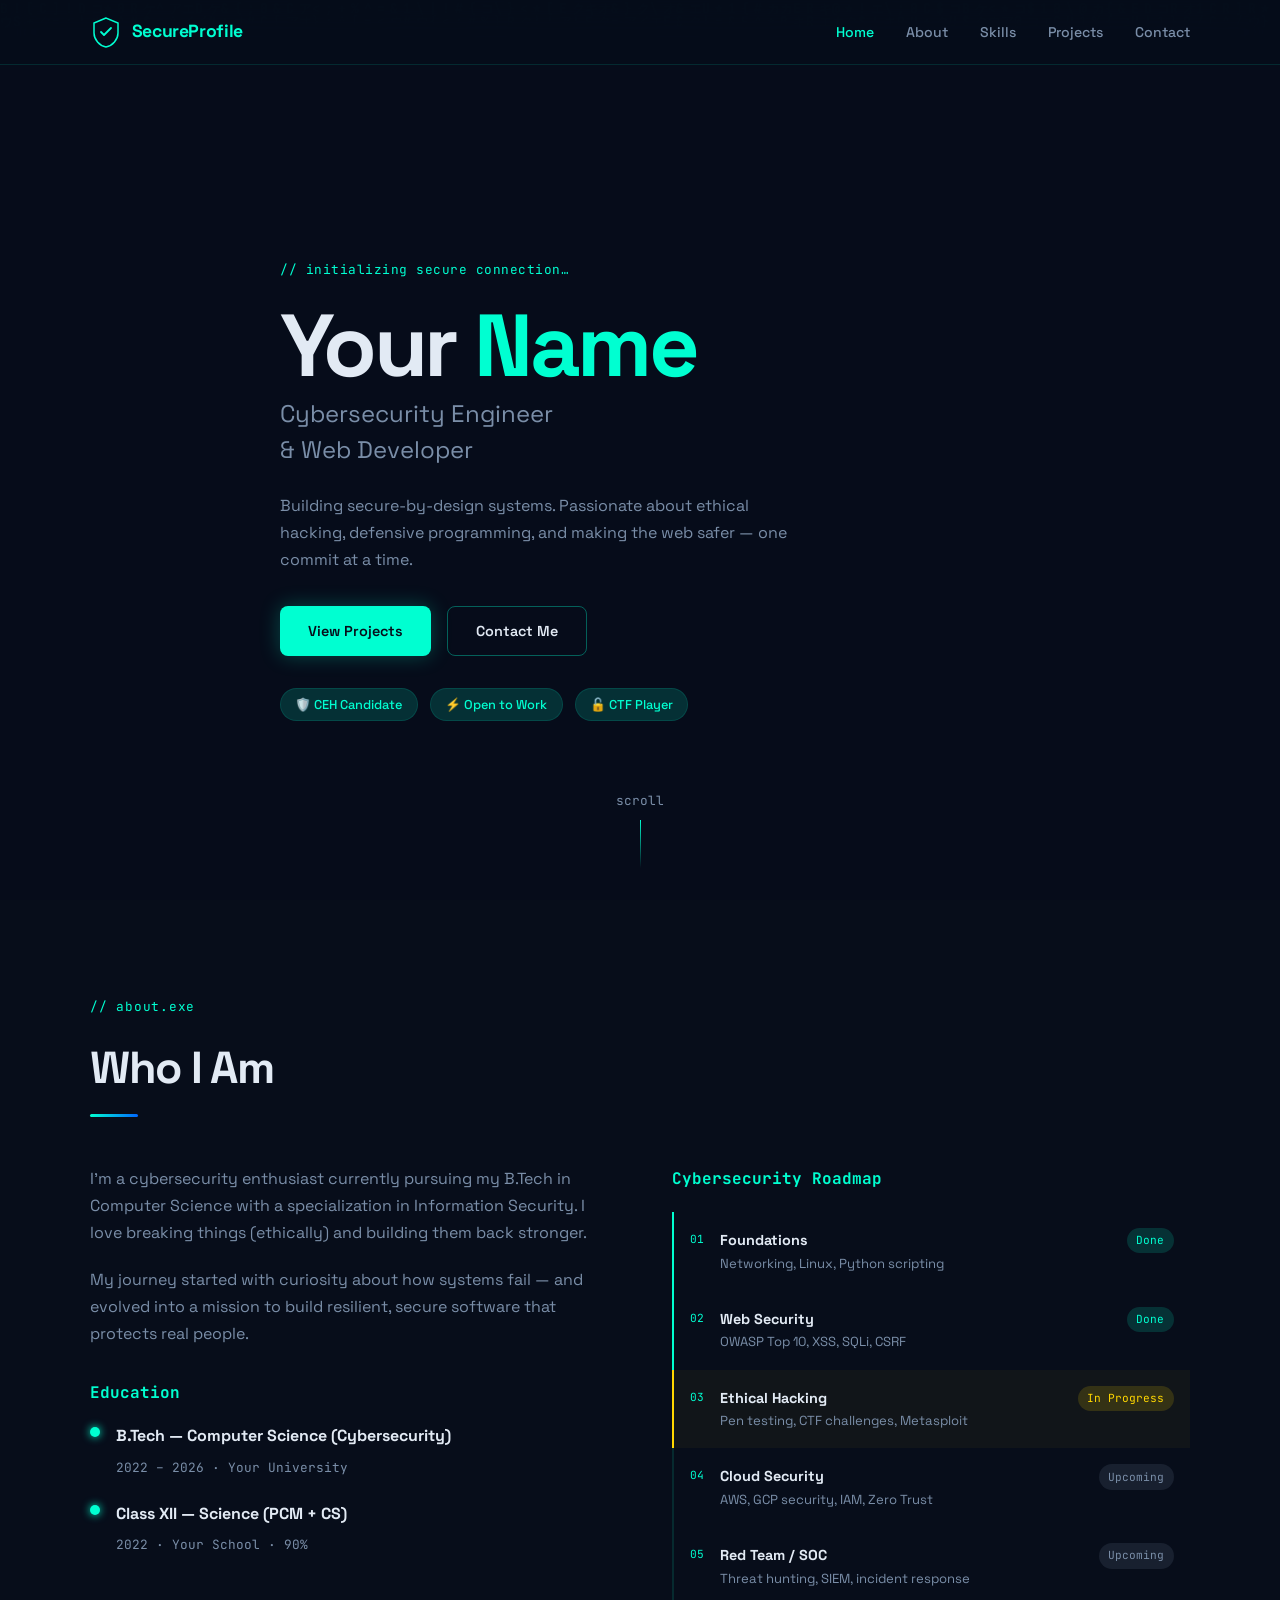
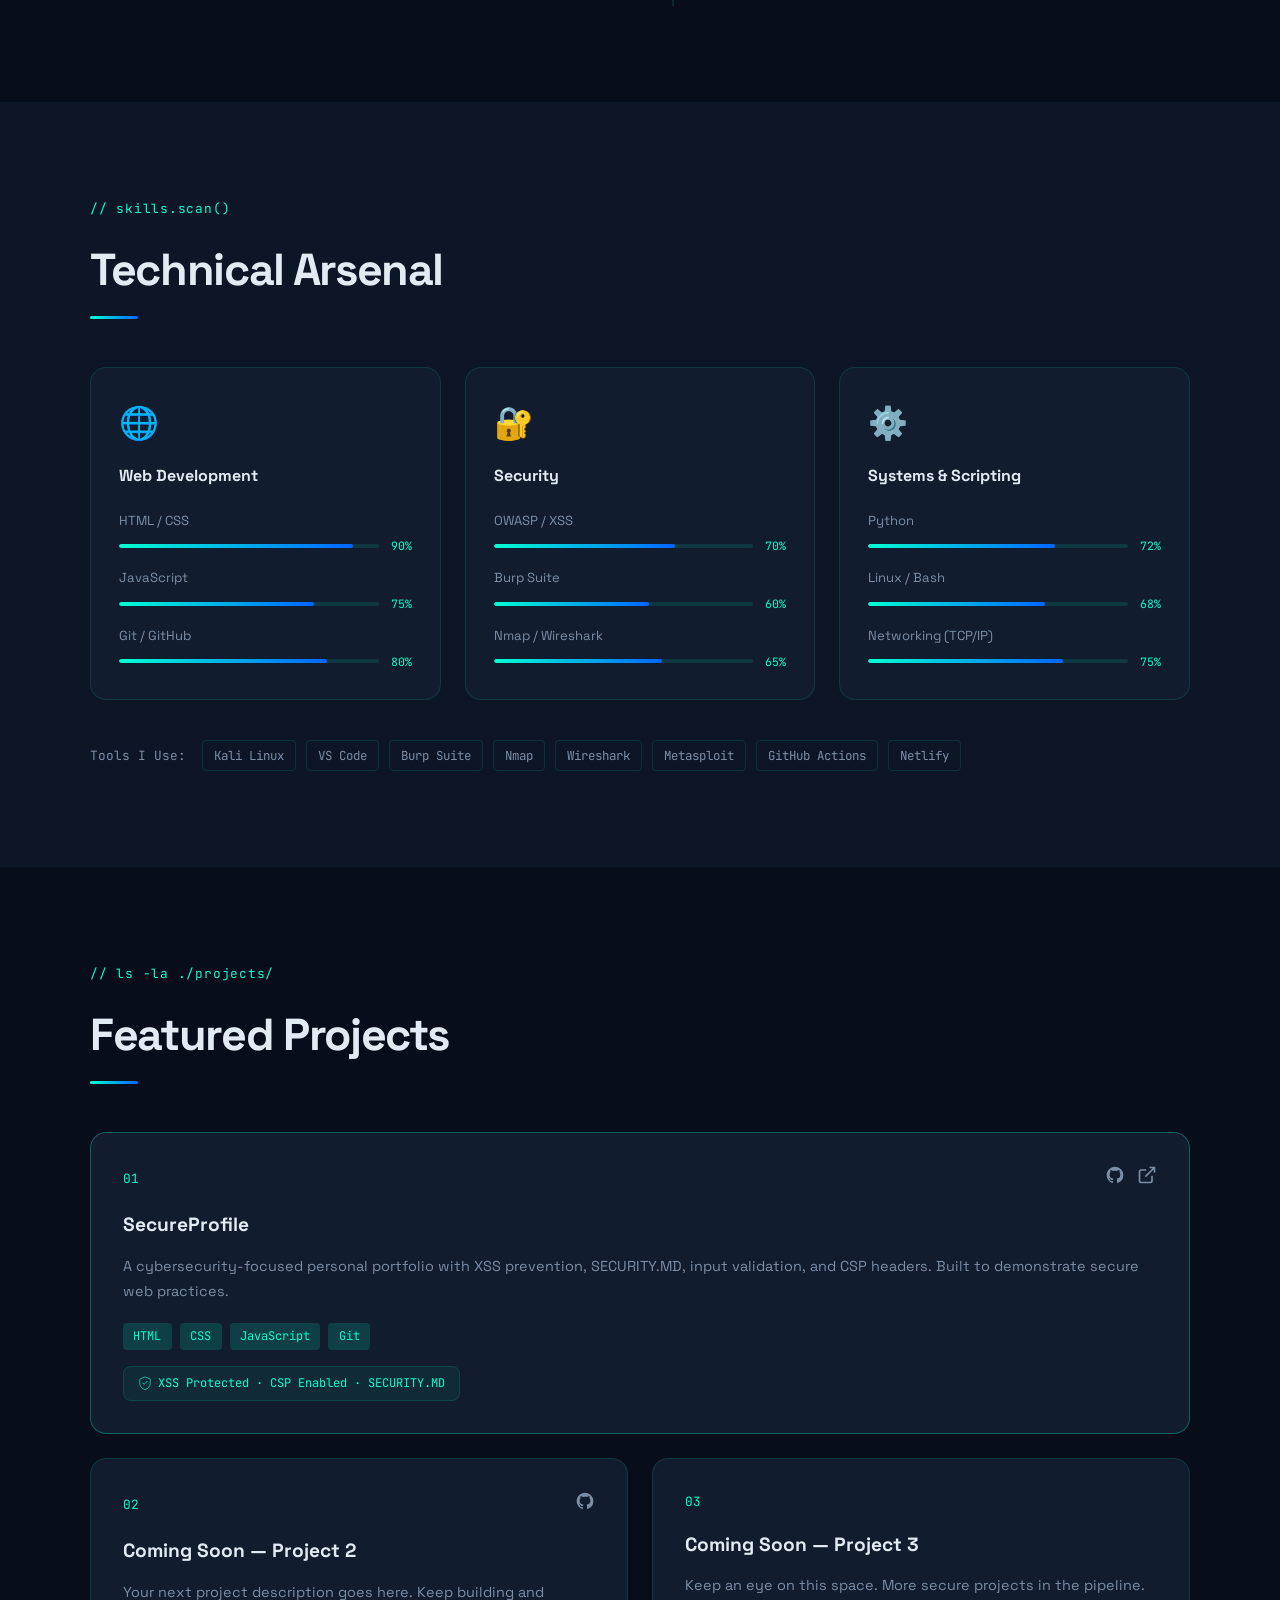
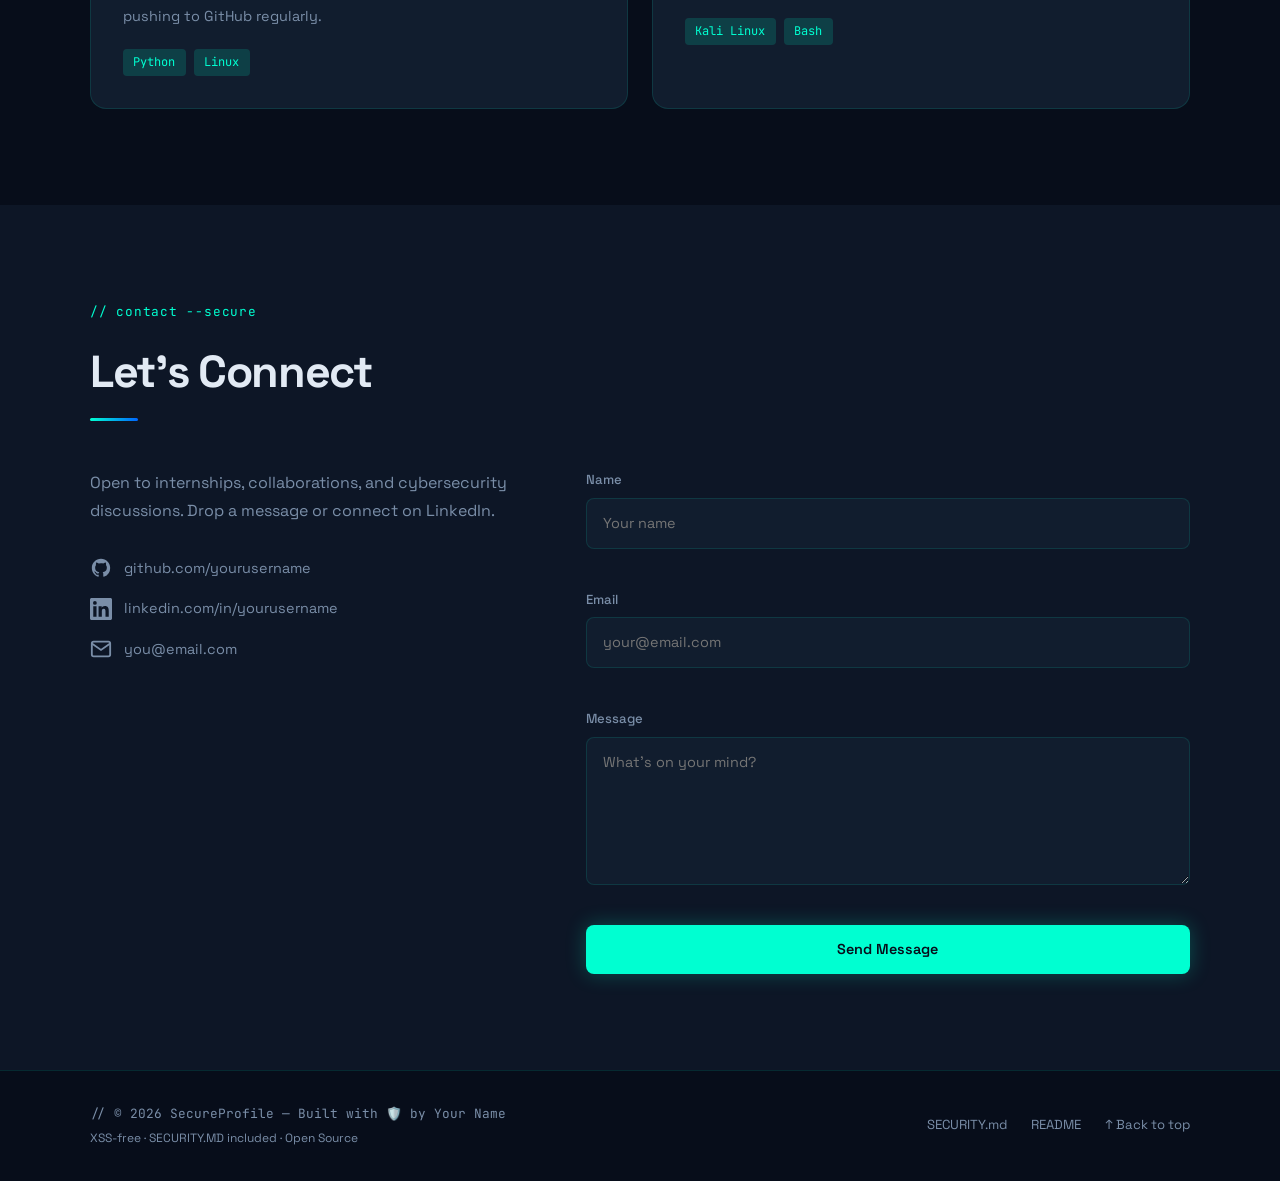
<file: index.html>
<!DOCTYPE html>
<html lang="en">
<head>
  <meta charset="UTF-8" />
  <meta name="viewport" content="width=device-width, initial-scale=1.0" />
  <title>SecureProfile | Cybersecurity Portfolio</title>
  <meta name="description" content="Personal cybersecurity portfolio – SecureProfile by Cybrexa." />
  <link rel="stylesheet" href="style.css" />
  <link rel="preconnect" href="https://fonts.googleapis.com" />
  <link href="https://fonts.googleapis.com/css2?family=Space+Grotesk:wght@300;400;500;600;700&family=JetBrains+Mono:wght@400;600&display=swap" rel="stylesheet" />
</head>
<body>

  <!-- ── NAV ─────────────────────────────────────────── -->
  <nav class="nav" id="nav">
    <div class="nav__inner container">
      <a href="#home" class="nav__logo">
        <svg width="32" height="32" viewBox="0 0 32 32" fill="none" xmlns="http://www.w3.org/2000/svg">
          <path d="M16 2L4 7V17C4 23.6 9.4 29.6 16 31C22.6 29.6 28 23.6 28 17V7L16 2Z" fill="none" stroke="#00FFD1" stroke-width="1.5"/>
          <path d="M11 16l3 3 7-7" stroke="#00FFD1" stroke-width="1.8" stroke-linecap="round" stroke-linejoin="round"/>
        </svg>
        <span>SecureProfile</span>
      </a>
      <ul class="nav__links">
        <li><a href="#home">Home</a></li>
        <li><a href="#about">About</a></li>
        <li><a href="#skills">Skills</a></li>
        <li><a href="#projects">Projects</a></li>
        <li><a href="#contact">Contact</a></li>
      </ul>
      <button class="hamburger" id="hamburger" aria-label="Toggle menu">
        <span></span><span></span><span></span>
      </button>
    </div>
  </nav>

  <!-- ── HERO ────────────────────────────────────────── -->
  <section class="hero" id="home">
    <canvas id="matrix-canvas"></canvas>
    <div class="hero__content container">
      <p class="hero__eyebrow mono">// initializing secure connection…</p>
      <h1 class="hero__name">Your <span class="accent">Name</span></h1>
      <h2 class="hero__title">Cybersecurity Engineer<br/>& Web Developer</h2>
      <p class="hero__bio">
        Building secure-by-design systems. Passionate about ethical hacking,
        defensive programming, and making the web safer — one commit at a time.
      </p>
      <div class="hero__cta">
        <a href="#projects" class="btn btn--primary">View Projects</a>
        <a href="#contact" class="btn btn--ghost">Contact Me</a>
      </div>
      <div class="hero__badges">
        <span class="badge">🛡️ CEH Candidate</span>
        <span class="badge">⚡ Open to Work</span>
        <span class="badge">🔓 CTF Player</span>
      </div>
    </div>
    <div class="hero__scroll-hint">
      <span class="mono">scroll</span>
      <div class="scroll-line"></div>
    </div>
  </section>

  <!-- ── ABOUT ───────────────────────────────────────── -->
  <section class="section about" id="about">
    <div class="container">
      <p class="section__eyebrow mono">// about.exe</p>
      <h2 class="section__title">Who I Am</h2>
      <div class="about__grid">
        <div class="about__text">
          <p>
            I'm a cybersecurity enthusiast currently pursuing my B.Tech in Computer Science
            with a specialization in Information Security. I love breaking things (ethically)
            and building them back stronger.
          </p>
          <p>
            My journey started with curiosity about how systems fail — and evolved into a
            mission to build resilient, secure software that protects real people.
          </p>
          <div class="about__education">
            <h3>Education</h3>
            <div class="edu-item">
              <div class="edu-item__dot"></div>
              <div>
                <strong>B.Tech — Computer Science (Cybersecurity)</strong>
                <span class="mono">2022 – 2026 · Your University</span>
              </div>
            </div>
            <div class="edu-item">
              <div class="edu-item__dot"></div>
              <div>
                <strong>Class XII — Science (PCM + CS)</strong>
                <span class="mono">2022 · Your School · 90%</span>
              </div>
            </div>
          </div>
        </div>
        <div class="about__roadmap">
          <h3>Cybersecurity Roadmap</h3>
          <div class="roadmap">
            <div class="roadmap__phase active">
              <span class="roadmap__num">01</span>
              <div>
                <strong>Foundations</strong>
                <p>Networking, Linux, Python scripting</p>
              </div>
              <span class="roadmap__tag done">Done</span>
            </div>
            <div class="roadmap__phase active">
              <span class="roadmap__num">02</span>
              <div>
                <strong>Web Security</strong>
                <p>OWASP Top 10, XSS, SQLi, CSRF</p>
              </div>
              <span class="roadmap__tag done">Done</span>
            </div>
            <div class="roadmap__phase current">
              <span class="roadmap__num">03</span>
              <div>
                <strong>Ethical Hacking</strong>
                <p>Pen testing, CTF challenges, Metasploit</p>
              </div>
              <span class="roadmap__tag inprogress">In Progress</span>
            </div>
            <div class="roadmap__phase">
              <span class="roadmap__num">04</span>
              <div>
                <strong>Cloud Security</strong>
                <p>AWS, GCP security, IAM, Zero Trust</p>
              </div>
              <span class="roadmap__tag upcoming">Upcoming</span>
            </div>
            <div class="roadmap__phase">
              <span class="roadmap__num">05</span>
              <div>
                <strong>Red Team / SOC</strong>
                <p>Threat hunting, SIEM, incident response</p>
              </div>
              <span class="roadmap__tag upcoming">Upcoming</span>
            </div>
          </div>
        </div>
      </div>
    </div>
  </section>

  <!-- ── SKILLS ──────────────────────────────────────── -->
  <section class="section skills" id="skills">
    <div class="container">
      <p class="section__eyebrow mono">// skills.scan()</p>
      <h2 class="section__title">Technical Arsenal</h2>
      <div class="skills__grid">

        <div class="skill-card">
          <div class="skill-card__icon">🌐</div>
          <h3>Web Development</h3>
          <div class="skill-bars">
            <div class="skill-bar"><span>HTML / CSS</span><div class="bar"><div class="bar__fill" data-width="90"></div></div><span class="mono">90%</span></div>
            <div class="skill-bar"><span>JavaScript</span><div class="bar"><div class="bar__fill" data-width="75"></div></div><span class="mono">75%</span></div>
            <div class="skill-bar"><span>Git / GitHub</span><div class="bar"><div class="bar__fill" data-width="80"></div></div><span class="mono">80%</span></div>
          </div>
        </div>

        <div class="skill-card">
          <div class="skill-card__icon">🔐</div>
          <h3>Security</h3>
          <div class="skill-bars">
            <div class="skill-bar"><span>OWASP / XSS</span><div class="bar"><div class="bar__fill" data-width="70"></div></div><span class="mono">70%</span></div>
            <div class="skill-bar"><span>Burp Suite</span><div class="bar"><div class="bar__fill" data-width="60"></div></div><span class="mono">60%</span></div>
            <div class="skill-bar"><span>Nmap / Wireshark</span><div class="bar"><div class="bar__fill" data-width="65"></div></div><span class="mono">65%</span></div>
          </div>
        </div>

        <div class="skill-card">
          <div class="skill-card__icon">⚙️</div>
          <h3>Systems & Scripting</h3>
          <div class="skill-bars">
            <div class="skill-bar"><span>Python</span><div class="bar"><div class="bar__fill" data-width="72"></div></div><span class="mono">72%</span></div>
            <div class="skill-bar"><span>Linux / Bash</span><div class="bar"><div class="bar__fill" data-width="68"></div></div><span class="mono">68%</span></div>
            <div class="skill-bar"><span>Networking (TCP/IP)</span><div class="bar"><div class="bar__fill" data-width="75"></div></div><span class="mono">75%</span></div>
          </div>
        </div>

      </div>

      <div class="tools-row">
        <span class="mono tools-row__label">Tools I Use:</span>
        <div class="tools-list">
          <span class="tool-badge">Kali Linux</span>
          <span class="tool-badge">VS Code</span>
          <span class="tool-badge">Burp Suite</span>
          <span class="tool-badge">Nmap</span>
          <span class="tool-badge">Wireshark</span>
          <span class="tool-badge">Metasploit</span>
          <span class="tool-badge">GitHub Actions</span>
          <span class="tool-badge">Netlify</span>
        </div>
      </div>
    </div>
  </section>

  <!-- ── PROJECTS ────────────────────────────────────── -->
  <section class="section projects" id="projects">
    <div class="container">
      <p class="section__eyebrow mono">// ls -la ./projects/</p>
      <h2 class="section__title">Featured Projects</h2>
      <div class="projects__grid">

        <div class="project-card featured">
          <div class="project-card__header">
            <span class="project-card__num mono">01</span>
            <div class="project-card__links">
              <a href="#" class="icon-link" title="GitHub">
                <svg width="20" height="20" viewBox="0 0 24 24" fill="currentColor"><path d="M12 2C6.477 2 2 6.484 2 12.017c0 4.425 2.865 8.18 6.839 9.504.5.092.682-.217.682-.483 0-.237-.008-.868-.013-1.703-2.782.605-3.369-1.343-3.369-1.343-.454-1.158-1.11-1.466-1.11-1.466-.908-.62.069-.608.069-.608 1.003.07 1.531 1.032 1.531 1.032.892 1.53 2.341 1.088 2.91.832.092-.647.35-1.088.636-1.338-2.22-.253-4.555-1.113-4.555-4.951 0-1.093.39-1.988 1.029-2.688-.103-.253-.446-1.272.098-2.65 0 0 .84-.27 2.75 1.026A9.564 9.564 0 0112 6.844c.85.004 1.705.115 2.504.337 1.909-1.296 2.747-1.027 2.747-1.027.546 1.379.202 2.398.1 2.651.64.7 1.028 1.595 1.028 2.688 0 3.848-2.339 4.695-4.566 4.943.359.309.678.92.678 1.855 0 1.338-.012 2.419-.012 2.747 0 .268.18.58.688.482A10.019 10.019 0 0022 12.017C22 6.484 17.522 2 12 2z"/></svg>
              </a>
              <a href="#" class="icon-link" title="Live Site">
                <svg width="20" height="20" viewBox="0 0 24 24" fill="none" stroke="currentColor" stroke-width="2"><path d="M18 13v6a2 2 0 01-2 2H5a2 2 0 01-2-2V8a2 2 0 012-2h6M15 3h6v6M10 14L21 3"/></svg>
              </a>
            </div>
          </div>
          <h3>SecureProfile</h3>
          <p>A cybersecurity-focused personal portfolio with XSS prevention, SECURITY.MD, input validation, and CSP headers. Built to demonstrate secure web practices.</p>
          <div class="project-card__tech">
            <span>HTML</span><span>CSS</span><span>JavaScript</span><span>Git</span>
          </div>
          <div class="security-badge">
            <svg width="14" height="14" viewBox="0 0 32 32" fill="none"><path d="M16 2L4 7V17C4 23.6 9.4 29.6 16 31C22.6 29.6 28 23.6 28 17V7L16 2Z" fill="none" stroke="#00FFD1" stroke-width="1.5"/><path d="M11 16l3 3 7-7" stroke="#00FFD1" stroke-width="1.8" stroke-linecap="round" stroke-linejoin="round"/></svg>
            XSS Protected · CSP Enabled · SECURITY.MD
          </div>
        </div>

        <div class="project-card">
          <div class="project-card__header">
            <span class="project-card__num mono">02</span>
            <div class="project-card__links">
              <a href="#" class="icon-link" title="GitHub"><svg width="20" height="20" viewBox="0 0 24 24" fill="currentColor"><path d="M12 2C6.477 2 2 6.484 2 12.017c0 4.425 2.865 8.18 6.839 9.504.5.092.682-.217.682-.483 0-.237-.008-.868-.013-1.703-2.782.605-3.369-1.343-3.369-1.343-.454-1.158-1.11-1.466-1.11-1.466-.908-.62.069-.608.069-.608 1.003.07 1.531 1.032 1.531 1.032.892 1.53 2.341 1.088 2.91.832.092-.647.35-1.088.636-1.338-2.22-.253-4.555-1.113-4.555-4.951 0-1.093.39-1.988 1.029-2.688-.103-.253-.446-1.272.098-2.65 0 0 .84-.27 2.75 1.026A9.564 9.564 0 0112 6.844c.85.004 1.705.115 2.504.337 1.909-1.296 2.747-1.027 2.747-1.027.546 1.379.202 2.398.1 2.651.64.7 1.028 1.595 1.028 2.688 0 3.848-2.339 4.695-4.566 4.943.359.309.678.92.678 1.855 0 1.338-.012 2.419-.012 2.747 0 .268.18.58.688.482A10.019 10.019 0 0022 12.017C22 6.484 17.522 2 12 2z"/></svg></a>
            </div>
          </div>
          <h3>Coming Soon — Project 2</h3>
          <p>Your next project description goes here. Keep building and pushing to GitHub regularly.</p>
          <div class="project-card__tech">
            <span>Python</span><span>Linux</span>
          </div>
        </div>

        <div class="project-card">
          <div class="project-card__header">
            <span class="project-card__num mono">03</span>
          </div>
          <h3>Coming Soon — Project 3</h3>
          <p>Keep an eye on this space. More secure projects in the pipeline.</p>
          <div class="project-card__tech">
            <span>Kali Linux</span><span>Bash</span>
          </div>
        </div>

      </div>
    </div>
  </section>

  <!-- ── CONTACT ─────────────────────────────────────── -->
  <section class="section contact" id="contact">
    <div class="container">
      <p class="section__eyebrow mono">// contact --secure</p>
      <h2 class="section__title">Let's Connect</h2>
      <div class="contact__grid">
        <div class="contact__info">
          <p>Open to internships, collaborations, and cybersecurity discussions. Drop a message or connect on LinkedIn.</p>
          <div class="contact__links">
            <a href="https://github.com/yourusername" target="_blank" rel="noopener" class="contact-link">
              <svg width="22" height="22" viewBox="0 0 24 24" fill="currentColor"><path d="M12 2C6.477 2 2 6.484 2 12.017c0 4.425 2.865 8.18 6.839 9.504.5.092.682-.217.682-.483 0-.237-.008-.868-.013-1.703-2.782.605-3.369-1.343-3.369-1.343-.454-1.158-1.11-1.466-1.11-1.466-.908-.62.069-.608.069-.608 1.003.07 1.531 1.032 1.531 1.032.892 1.53 2.341 1.088 2.91.832.092-.647.35-1.088.636-1.338-2.22-.253-4.555-1.113-4.555-4.951 0-1.093.39-1.988 1.029-2.688-.103-.253-.446-1.272.098-2.65 0 0 .84-.27 2.75 1.026A9.564 9.564 0 0112 6.844c.85.004 1.705.115 2.504.337 1.909-1.296 2.747-1.027 2.747-1.027.546 1.379.202 2.398.1 2.651.64.7 1.028 1.595 1.028 2.688 0 3.848-2.339 4.695-4.566 4.943.359.309.678.92.678 1.855 0 1.338-.012 2.419-.012 2.747 0 .268.18.58.688.482A10.019 10.019 0 0022 12.017C22 6.484 17.522 2 12 2z"/></svg>
              <span>github.com/yourusername</span>
            </a>
            <a href="https://linkedin.com/in/yourusername" target="_blank" rel="noopener" class="contact-link">
              <svg width="22" height="22" viewBox="0 0 24 24" fill="currentColor"><path d="M20.447 20.452h-3.554v-5.569c0-1.328-.027-3.037-1.852-3.037-1.853 0-2.136 1.445-2.136 2.939v5.667H9.351V9h3.414v1.561h.046c.477-.9 1.637-1.85 3.37-1.85 3.601 0 4.267 2.37 4.267 5.455v6.286zM5.337 7.433a2.062 2.062 0 01-2.063-2.065 2.064 2.064 0 112.063 2.065zm1.782 13.019H3.555V9h3.564v11.452zM22.225 0H1.771C.792 0 0 .774 0 1.729v20.542C0 23.227.792 24 1.771 24h20.451C23.2 24 24 23.227 24 22.271V1.729C24 .774 23.2 0 22.222 0h.003z"/></svg>
              <span>linkedin.com/in/yourusername</span>
            </a>
            <a href="mailto:you@email.com" class="contact-link">
              <svg width="22" height="22" viewBox="0 0 24 24" fill="none" stroke="currentColor" stroke-width="2"><path d="M4 4h16c1.1 0 2 .9 2 2v12c0 1.1-.9 2-2 2H4c-1.1 0-2-.9-2-2V6c0-1.1.9-2 2-2z"/><polyline points="22,6 12,13 2,6"/></svg>
              <span>you@email.com</span>
            </a>
          </div>
        </div>

        <form class="contact__form" id="contactForm" novalidate>
          <div class="form-group">
            <label for="name">Name</label>
            <input type="text" id="name" name="name" placeholder="Your name" autocomplete="name" required />
            <span class="form-error" id="nameError"></span>
          </div>
          <div class="form-group">
            <label for="email">Email</label>
            <input type="email" id="email" name="email" placeholder="your@email.com" autocomplete="email" required />
            <span class="form-error" id="emailError"></span>
          </div>
          <div class="form-group">
            <label for="message">Message</label>
            <textarea id="message" name="message" rows="5" placeholder="What's on your mind?" required></textarea>
            <span class="form-error" id="messageError"></span>
          </div>
          <button type="submit" class="btn btn--primary btn--full">Send Message</button>
          <div class="form-success" id="formSuccess" hidden>
            ✅ Message sent! I'll get back to you soon.
          </div>
        </form>
      </div>
    </div>
  </section>

  <!-- ── FOOTER ──────────────────────────────────────── -->
  <footer class="footer">
    <div class="container footer__inner">
      <div class="footer__left">
        <p class="mono">// &copy; 2026 SecureProfile — Built with 🛡️ by Your Name</p>
        <p class="footer__sub">XSS-free · SECURITY.MD included · Open Source</p>
      </div>
      <div class="footer__right">
        <a href="SECURITY.md" class="footer-link">SECURITY.md</a>
        <a href="README.md" class="footer-link">README</a>
        <a href="#home" class="footer-link">↑ Back to top</a>
      </div>
    </div>
  </footer>

  <script src="script.js"></script>
</body>
</html>
</file>
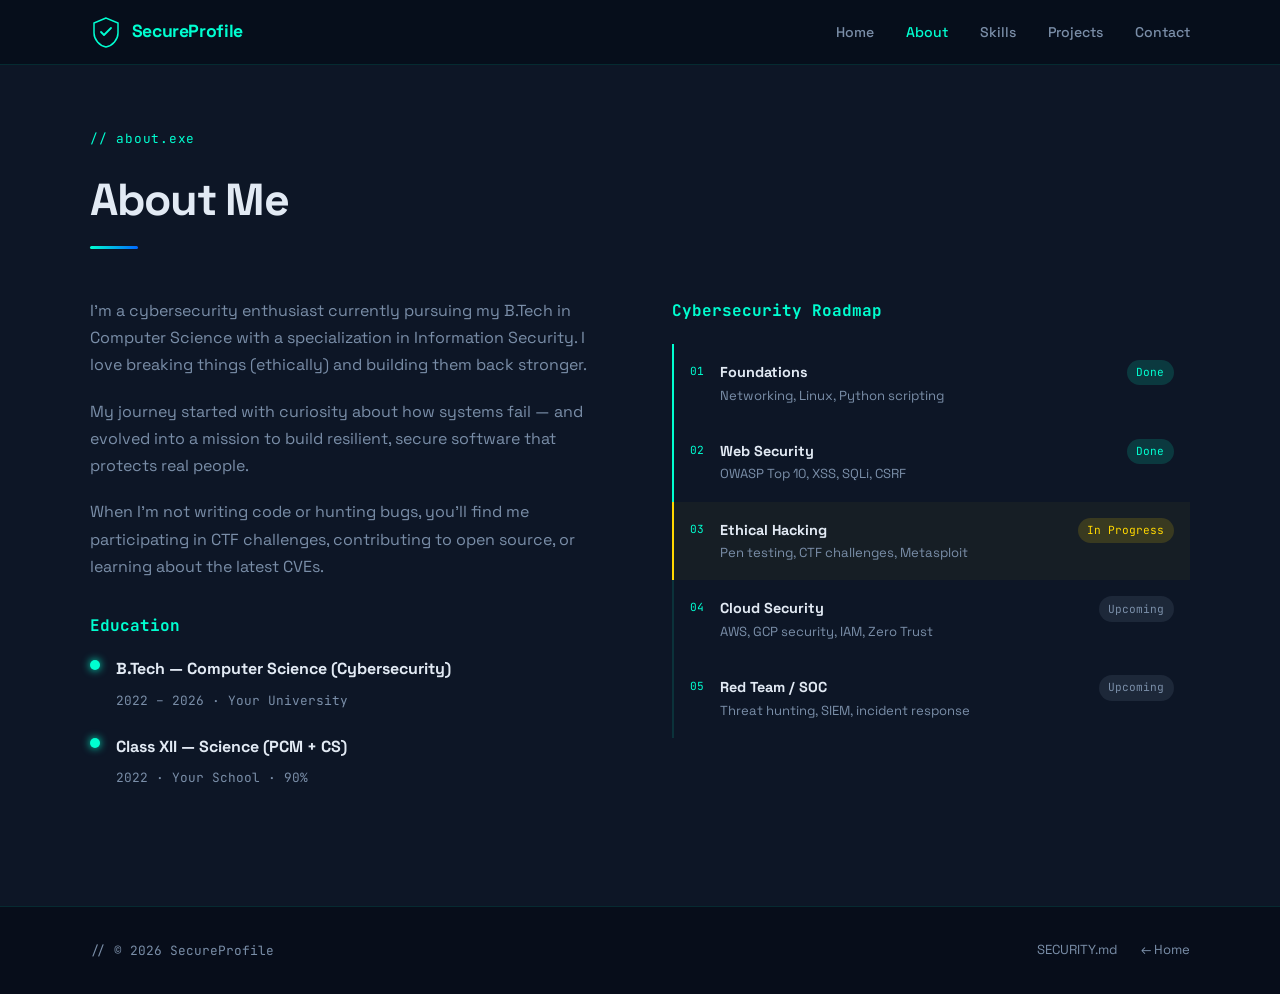
<file: about.html>
<!DOCTYPE html>
<html lang="en">
<head>
  <meta charset="UTF-8" />
  <meta name="viewport" content="width=device-width, initial-scale=1.0" />
  <title>About | SecureProfile</title>
  <link rel="stylesheet" href="style.css" />
  <link href="https://fonts.googleapis.com/css2?family=Space+Grotesk:wght@300;400;500;600;700&family=JetBrains+Mono:wght@400;600&display=swap" rel="stylesheet" />
</head>
<body>
  <nav class="nav" id="nav">
    <div class="nav__inner container">
      <a href="index.html" class="nav__logo">
        <svg width="32" height="32" viewBox="0 0 32 32" fill="none"><path d="M16 2L4 7V17C4 23.6 9.4 29.6 16 31C22.6 29.6 28 23.6 28 17V7L16 2Z" fill="none" stroke="#00FFD1" stroke-width="1.5"/><path d="M11 16l3 3 7-7" stroke="#00FFD1" stroke-width="1.8" stroke-linecap="round" stroke-linejoin="round"/></svg>
        <span>SecureProfile</span>
      </a>
      <ul class="nav__links">
        <li><a href="index.html">Home</a></li>
        <li><a href="about.html" style="color:var(--accent)">About</a></li>
        <li><a href="skills.html">Skills</a></li>
        <li><a href="index.html#projects">Projects</a></li>
        <li><a href="contact.html">Contact</a></li>
      </ul>
    </div>
  </nav>

  <section class="section" style="padding-top: 8rem;">
    <div class="container">
      <p class="section__eyebrow mono">// about.exe</p>
      <h1 class="section__title">About Me</h1>
      <div class="about__grid">
        <div class="about__text">
          <p>I'm a cybersecurity enthusiast currently pursuing my B.Tech in Computer Science with a specialization in Information Security. I love breaking things (ethically) and building them back stronger.</p>
          <p>My journey started with curiosity about how systems fail — and evolved into a mission to build resilient, secure software that protects real people.</p>
          <p>When I'm not writing code or hunting bugs, you'll find me participating in CTF challenges, contributing to open source, or learning about the latest CVEs.</p>
          <div class="about__education">
            <h3>Education</h3>
            <div class="edu-item">
              <div class="edu-item__dot"></div>
              <div>
                <strong>B.Tech — Computer Science (Cybersecurity)</strong>
                <span class="mono">2022 – 2026 · Your University</span>
              </div>
            </div>
            <div class="edu-item">
              <div class="edu-item__dot"></div>
              <div>
                <strong>Class XII — Science (PCM + CS)</strong>
                <span class="mono">2022 · Your School · 90%</span>
              </div>
            </div>
          </div>
        </div>
        <div class="about__roadmap">
          <h3>Cybersecurity Roadmap</h3>
          <div class="roadmap">
            <div class="roadmap__phase active"><span class="roadmap__num">01</span><div><strong>Foundations</strong><p>Networking, Linux, Python scripting</p></div><span class="roadmap__tag done">Done</span></div>
            <div class="roadmap__phase active"><span class="roadmap__num">02</span><div><strong>Web Security</strong><p>OWASP Top 10, XSS, SQLi, CSRF</p></div><span class="roadmap__tag done">Done</span></div>
            <div class="roadmap__phase current"><span class="roadmap__num">03</span><div><strong>Ethical Hacking</strong><p>Pen testing, CTF challenges, Metasploit</p></div><span class="roadmap__tag inprogress">In Progress</span></div>
            <div class="roadmap__phase"><span class="roadmap__num">04</span><div><strong>Cloud Security</strong><p>AWS, GCP security, IAM, Zero Trust</p></div><span class="roadmap__tag upcoming">Upcoming</span></div>
            <div class="roadmap__phase"><span class="roadmap__num">05</span><div><strong>Red Team / SOC</strong><p>Threat hunting, SIEM, incident response</p></div><span class="roadmap__tag upcoming">Upcoming</span></div>
          </div>
        </div>
      </div>
    </div>
  </section>

  <footer class="footer">
    <div class="container footer__inner">
      <p class="mono" style="color:var(--text-muted)">// &copy; 2026 SecureProfile</p>
      <div class="footer__right">
        <a href="SECURITY.md" class="footer-link">SECURITY.md</a>
        <a href="index.html" class="footer-link">← Home</a>
      </div>
    </div>
  </footer>
  <script src="script.js"></script>
</body>
</html>
</file>
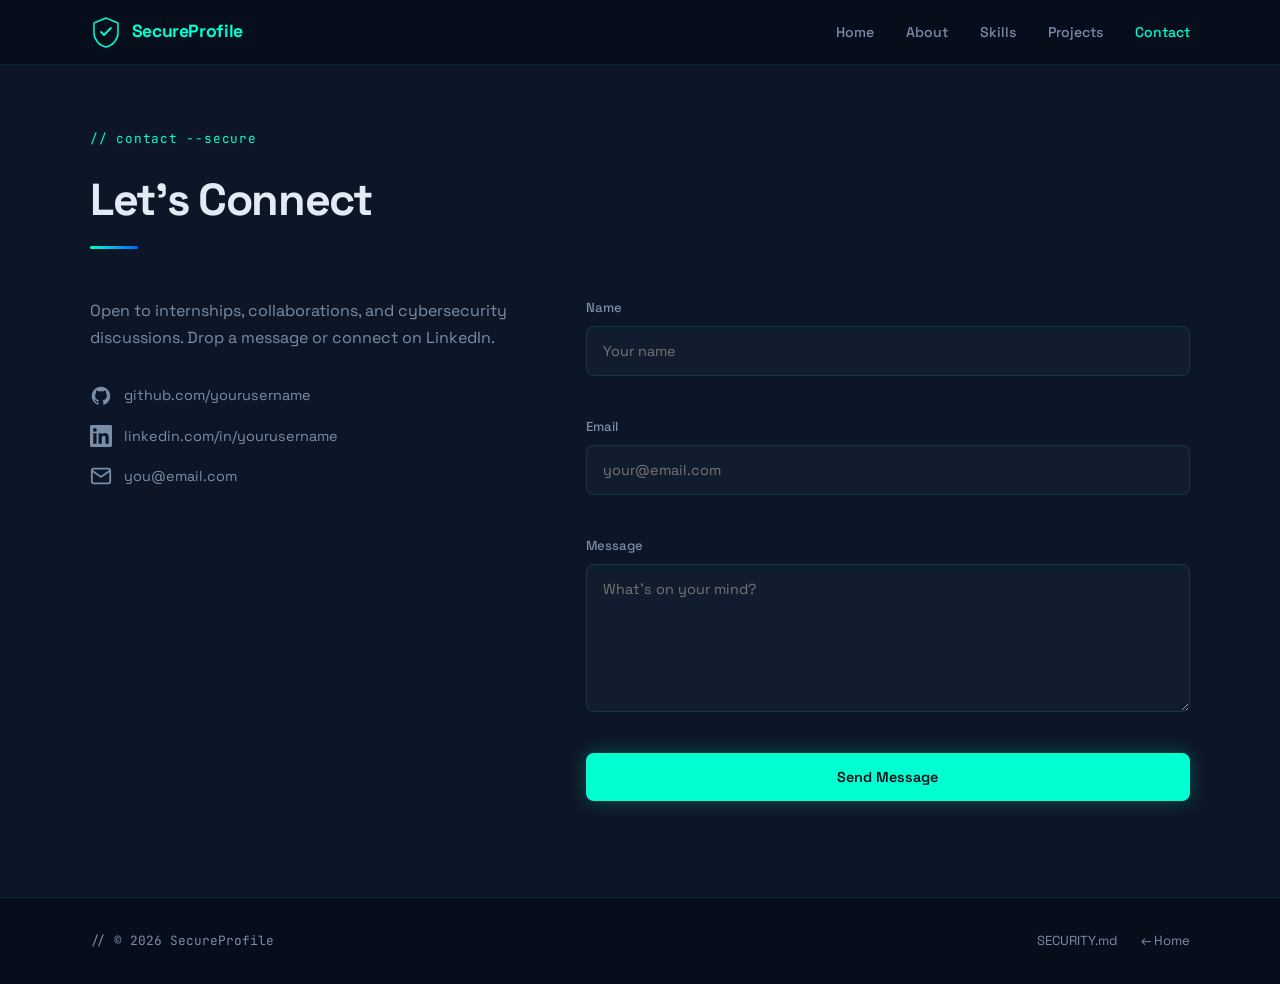
<file: contact.html>
<!DOCTYPE html>
<html lang="en">
<head>
  <meta charset="UTF-8" />
  <meta name="viewport" content="width=device-width, initial-scale=1.0" />
  <title>Contact | SecureProfile</title>
  <link rel="stylesheet" href="style.css" />
  <link href="https://fonts.googleapis.com/css2?family=Space+Grotesk:wght@300;400;500;600;700&family=JetBrains+Mono:wght@400;600&display=swap" rel="stylesheet" />
</head>
<body>
  <nav class="nav" id="nav">
    <div class="nav__inner container">
      <a href="index.html" class="nav__logo">
        <svg width="32" height="32" viewBox="0 0 32 32" fill="none"><path d="M16 2L4 7V17C4 23.6 9.4 29.6 16 31C22.6 29.6 28 23.6 28 17V7L16 2Z" fill="none" stroke="#00FFD1" stroke-width="1.5"/><path d="M11 16l3 3 7-7" stroke="#00FFD1" stroke-width="1.8" stroke-linecap="round" stroke-linejoin="round"/></svg>
        <span>SecureProfile</span>
      </a>
      <ul class="nav__links">
        <li><a href="index.html">Home</a></li>
        <li><a href="about.html">About</a></li>
        <li><a href="skills.html">Skills</a></li>
        <li><a href="index.html#projects">Projects</a></li>
        <li><a href="contact.html" style="color:var(--accent)">Contact</a></li>
      </ul>
    </div>
  </nav>

  <section class="section contact" style="padding-top: 8rem;">
    <div class="container">
      <p class="section__eyebrow mono">// contact --secure</p>
      <h1 class="section__title">Let's Connect</h1>
      <div class="contact__grid">
        <div class="contact__info">
          <p>Open to internships, collaborations, and cybersecurity discussions. Drop a message or connect on LinkedIn.</p>
          <div class="contact__links">
            <a href="https://github.com/yourusername" target="_blank" rel="noopener" class="contact-link">
              <svg width="22" height="22" viewBox="0 0 24 24" fill="currentColor"><path d="M12 2C6.477 2 2 6.484 2 12.017c0 4.425 2.865 8.18 6.839 9.504.5.092.682-.217.682-.483 0-.237-.008-.868-.013-1.703-2.782.605-3.369-1.343-3.369-1.343-.454-1.158-1.11-1.466-1.11-1.466-.908-.62.069-.608.069-.608 1.003.07 1.531 1.032 1.531 1.032.892 1.53 2.341 1.088 2.91.832.092-.647.35-1.088.636-1.338-2.22-.253-4.555-1.113-4.555-4.951 0-1.093.39-1.988 1.029-2.688-.103-.253-.446-1.272.098-2.65 0 0 .84-.27 2.75 1.026A9.564 9.564 0 0112 6.844c.85.004 1.705.115 2.504.337 1.909-1.296 2.747-1.027 2.747-1.027.546 1.379.202 2.398.1 2.651.64.7 1.028 1.595 1.028 2.688 0 3.848-2.339 4.695-4.566 4.943.359.309.678.92.678 1.855 0 1.338-.012 2.419-.012 2.747 0 .268.18.58.688.482A10.019 10.019 0 0022 12.017C22 6.484 17.522 2 12 2z"/></svg>
              <span>github.com/yourusername</span>
            </a>
            <a href="https://linkedin.com/in/yourusername" target="_blank" rel="noopener" class="contact-link">
              <svg width="22" height="22" viewBox="0 0 24 24" fill="currentColor"><path d="M20.447 20.452h-3.554v-5.569c0-1.328-.027-3.037-1.852-3.037-1.853 0-2.136 1.445-2.136 2.939v5.667H9.351V9h3.414v1.561h.046c.477-.9 1.637-1.85 3.37-1.85 3.601 0 4.267 2.37 4.267 5.455v6.286zM5.337 7.433a2.062 2.062 0 01-2.063-2.065 2.064 2.064 0 112.063 2.065zm1.782 13.019H3.555V9h3.564v11.452zM22.225 0H1.771C.792 0 0 .774 0 1.729v20.542C0 23.227.792 24 1.771 24h20.451C23.2 24 24 23.227 24 22.271V1.729C24 .774 23.2 0 22.222 0h.003z"/></svg>
              <span>linkedin.com/in/yourusername</span>
            </a>
            <a href="mailto:you@email.com" class="contact-link">
              <svg width="22" height="22" viewBox="0 0 24 24" fill="none" stroke="currentColor" stroke-width="2"><path d="M4 4h16c1.1 0 2 .9 2 2v12c0 1.1-.9 2-2 2H4c-1.1 0-2-.9-2-2V6c0-1.1.9-2 2-2z"/><polyline points="22,6 12,13 2,6"/></svg>
              <span>you@email.com</span>
            </a>
          </div>
        </div>
        <form class="contact__form" id="contactForm" novalidate>
          <div class="form-group">
            <label for="name">Name</label>
            <input type="text" id="name" name="name" placeholder="Your name" autocomplete="name" required />
            <span class="form-error" id="nameError"></span>
          </div>
          <div class="form-group">
            <label for="email">Email</label>
            <input type="email" id="email" name="email" placeholder="your@email.com" autocomplete="email" required />
            <span class="form-error" id="emailError"></span>
          </div>
          <div class="form-group">
            <label for="message">Message</label>
            <textarea id="message" name="message" rows="5" placeholder="What's on your mind?" required></textarea>
            <span class="form-error" id="messageError"></span>
          </div>
          <button type="submit" class="btn btn--primary btn--full">Send Message</button>
          <div class="form-success" id="formSuccess" hidden>✅ Message sent! I'll get back to you soon.</div>
        </form>
      </div>
    </div>
  </section>

  <footer class="footer">
    <div class="container footer__inner">
      <p class="mono" style="color:var(--text-muted)">// &copy; 2026 SecureProfile</p>
      <div class="footer__right">
        <a href="SECURITY.md" class="footer-link">SECURITY.md</a>
        <a href="index.html" class="footer-link">← Home</a>
      </div>
    </div>
  </footer>
  <script src="script.js"></script>
</body>
</html>
</file>
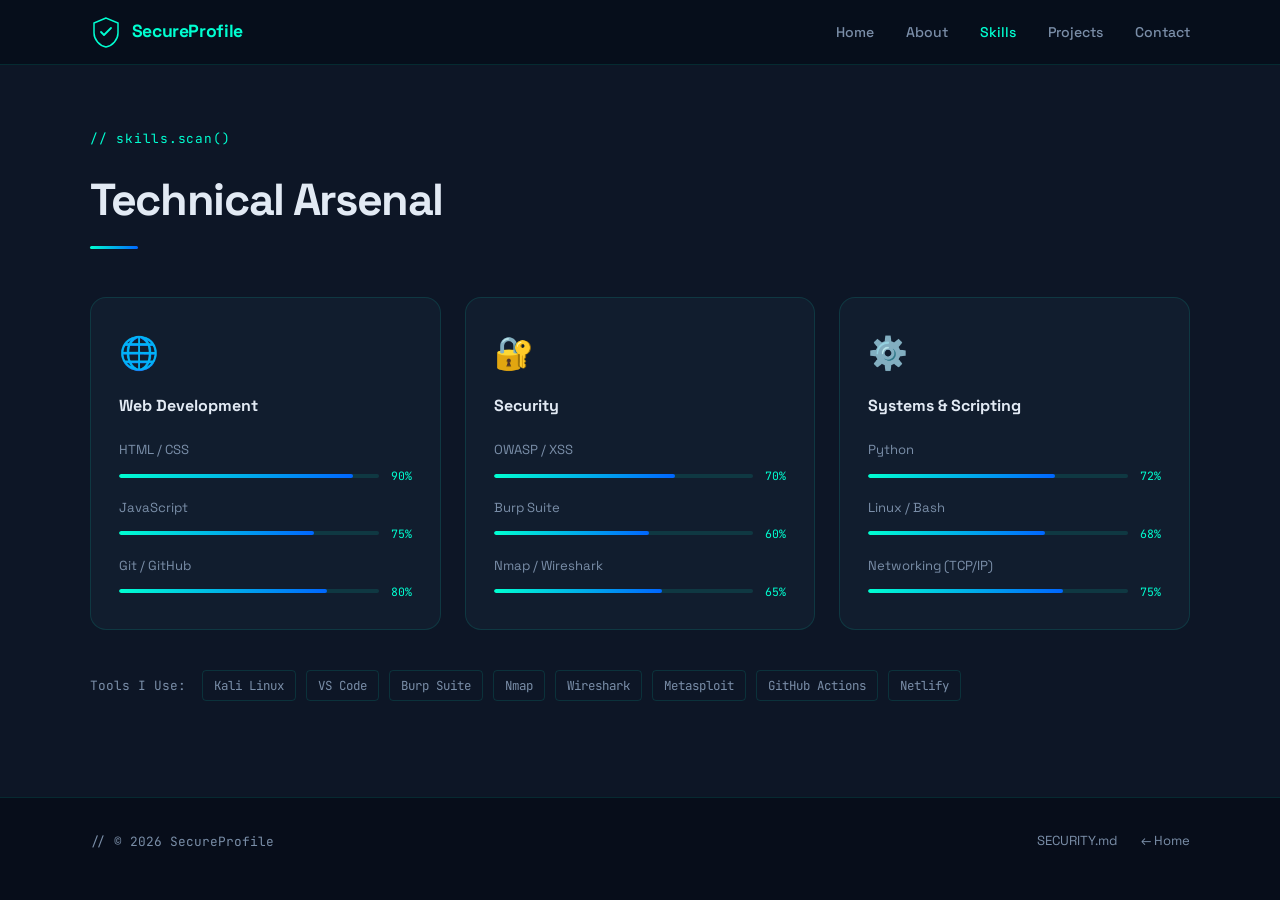
<file: skills.html>
<!DOCTYPE html>
<html lang="en">
<head>
  <meta charset="UTF-8" />
  <meta name="viewport" content="width=device-width, initial-scale=1.0" />
  <title>Skills | SecureProfile</title>
  <link rel="stylesheet" href="style.css" />
  <link href="https://fonts.googleapis.com/css2?family=Space+Grotesk:wght@300;400;500;600;700&family=JetBrains+Mono:wght@400;600&display=swap" rel="stylesheet" />
</head>
<body>
  <nav class="nav" id="nav">
    <div class="nav__inner container">
      <a href="index.html" class="nav__logo">
        <svg width="32" height="32" viewBox="0 0 32 32" fill="none"><path d="M16 2L4 7V17C4 23.6 9.4 29.6 16 31C22.6 29.6 28 23.6 28 17V7L16 2Z" fill="none" stroke="#00FFD1" stroke-width="1.5"/><path d="M11 16l3 3 7-7" stroke="#00FFD1" stroke-width="1.8" stroke-linecap="round" stroke-linejoin="round"/></svg>
        <span>SecureProfile</span>
      </a>
      <ul class="nav__links">
        <li><a href="index.html">Home</a></li>
        <li><a href="about.html">About</a></li>
        <li><a href="skills.html" style="color:var(--accent)">Skills</a></li>
        <li><a href="index.html#projects">Projects</a></li>
        <li><a href="contact.html">Contact</a></li>
      </ul>
    </div>
  </nav>

  <section class="section skills" style="padding-top: 8rem;">
    <div class="container">
      <p class="section__eyebrow mono">// skills.scan()</p>
      <h1 class="section__title">Technical Arsenal</h1>
      <div class="skills__grid">
        <div class="skill-card">
          <div class="skill-card__icon">🌐</div>
          <h3>Web Development</h3>
          <div class="skill-bars">
            <div class="skill-bar"><span>HTML / CSS</span><div class="bar"><div class="bar__fill" data-width="90"></div></div><span class="mono">90%</span></div>
            <div class="skill-bar"><span>JavaScript</span><div class="bar"><div class="bar__fill" data-width="75"></div></div><span class="mono">75%</span></div>
            <div class="skill-bar"><span>Git / GitHub</span><div class="bar"><div class="bar__fill" data-width="80"></div></div><span class="mono">80%</span></div>
          </div>
        </div>
        <div class="skill-card">
          <div class="skill-card__icon">🔐</div>
          <h3>Security</h3>
          <div class="skill-bars">
            <div class="skill-bar"><span>OWASP / XSS</span><div class="bar"><div class="bar__fill" data-width="70"></div></div><span class="mono">70%</span></div>
            <div class="skill-bar"><span>Burp Suite</span><div class="bar"><div class="bar__fill" data-width="60"></div></div><span class="mono">60%</span></div>
            <div class="skill-bar"><span>Nmap / Wireshark</span><div class="bar"><div class="bar__fill" data-width="65"></div></div><span class="mono">65%</span></div>
          </div>
        </div>
        <div class="skill-card">
          <div class="skill-card__icon">⚙️</div>
          <h3>Systems & Scripting</h3>
          <div class="skill-bars">
            <div class="skill-bar"><span>Python</span><div class="bar"><div class="bar__fill" data-width="72"></div></div><span class="mono">72%</span></div>
            <div class="skill-bar"><span>Linux / Bash</span><div class="bar"><div class="bar__fill" data-width="68"></div></div><span class="mono">68%</span></div>
            <div class="skill-bar"><span>Networking (TCP/IP)</span><div class="bar"><div class="bar__fill" data-width="75"></div></div><span class="mono">75%</span></div>
          </div>
        </div>
      </div>
      <div class="tools-row">
        <span class="mono tools-row__label">Tools I Use:</span>
        <div class="tools-list">
          <span class="tool-badge">Kali Linux</span>
          <span class="tool-badge">VS Code</span>
          <span class="tool-badge">Burp Suite</span>
          <span class="tool-badge">Nmap</span>
          <span class="tool-badge">Wireshark</span>
          <span class="tool-badge">Metasploit</span>
          <span class="tool-badge">GitHub Actions</span>
          <span class="tool-badge">Netlify</span>
        </div>
      </div>
    </div>
  </section>

  <footer class="footer">
    <div class="container footer__inner">
      <p class="mono" style="color:var(--text-muted)">// &copy; 2026 SecureProfile</p>
      <div class="footer__right">
        <a href="SECURITY.md" class="footer-link">SECURITY.md</a>
        <a href="index.html" class="footer-link">← Home</a>
      </div>
    </div>
  </footer>
  <script src="script.js"></script>
</body>
</html>
</file>
<file: style.css>
/* ═══════════════════════════════════════════════
   SecureProfile · style.css
   Palette: Deep Navy · Teal Glow · Gunmetal · Offwhite
   ═══════════════════════════════════════════════ */

/* ── TOKENS ──────────────────────────────────── */
:root {
  --bg:         #070D1A;
  --bg-2:       #0D1626;
  --bg-card:    #111D2E;
  --border:     rgba(0, 255, 209, 0.12);
  --border-h:   rgba(0, 255, 209, 0.35);
  --accent:     #00FFD1;
  --accent-dim: rgba(0, 255, 209, 0.15);
  --accent-2:   #0066FF;
  --text:       #E2EAF4;
  --text-muted: #7A8EA8;
  --danger:     #FF4D6D;

  --font-display: 'Space Grotesk', sans-serif;
  --font-mono:    'JetBrains Mono', monospace;

  --radius:    8px;
  --radius-lg: 16px;
  --transition: 0.25s cubic-bezier(0.4,0,0.2,1);
  --glow:      0 0 24px rgba(0, 255, 209, 0.18);
}

/* ── RESET ────────────────────────────────────── */
*, *::before, *::after { box-sizing: border-box; margin: 0; padding: 0; }
html { scroll-behavior: smooth; }
body {
  background: var(--bg);
  color: var(--text);
  font-family: var(--font-display);
  font-size: 16px;
  line-height: 1.7;
  overflow-x: hidden;
}
a { color: inherit; text-decoration: none; }
img { max-width: 100%; display: block; }
ul { list-style: none; }
button { cursor: pointer; border: none; background: none; font: inherit; }

/* ── UTILITIES ────────────────────────────────── */
.container { width: min(1100px, 92vw); margin-inline: auto; }
.mono { font-family: var(--font-mono); font-size: 0.8rem; }
.accent { color: var(--accent); }

/* ── SCROLLBAR ────────────────────────────────── */
::-webkit-scrollbar { width: 6px; }
::-webkit-scrollbar-track { background: var(--bg-2); }
::-webkit-scrollbar-thumb { background: var(--accent); border-radius: 3px; }

/* ── SELECTION ────────────────────────────────── */
::selection { background: var(--accent); color: var(--bg); }

/* ══════════════════════════════════════════════
   NAV
══════════════════════════════════════════════ */
.nav {
  position: fixed; top: 0; left: 0; right: 0;
  z-index: 100;
  padding: 1rem 0;
  background: rgba(7, 13, 26, 0.85);
  backdrop-filter: blur(16px);
  border-bottom: 1px solid var(--border);
  transition: box-shadow var(--transition);
}
.nav.scrolled { box-shadow: var(--glow); }
.nav__inner { display: flex; align-items: center; justify-content: space-between; }

.nav__logo {
  display: flex; align-items: center; gap: 0.6rem;
  font-weight: 700; font-size: 1.1rem; letter-spacing: -0.02em;
  color: var(--accent);
}
.nav__links { display: flex; gap: 2rem; }
.nav__links a {
  font-size: 0.88rem; font-weight: 500; color: var(--text-muted);
  position: relative; padding-bottom: 2px;
  transition: color var(--transition);
}
.nav__links a::after {
  content: ''; position: absolute; bottom: 0; left: 0;
  width: 0; height: 1px; background: var(--accent);
  transition: width var(--transition);
}
.nav__links a:hover { color: var(--accent); }
.nav__links a:hover::after { width: 100%; }

.hamburger { display: none; flex-direction: column; gap: 5px; padding: 4px; }
.hamburger span { display: block; width: 24px; height: 2px; background: var(--accent); border-radius: 2px; transition: var(--transition); }

@media (max-width: 768px) {
  .hamburger { display: flex; }
  .nav__links {
    position: fixed; top: 64px; left: 0; right: 0;
    background: var(--bg-2);
    border-bottom: 1px solid var(--border);
    flex-direction: column; align-items: center; gap: 0;
    padding: 1rem 0;
    transform: translateY(-110%);
    transition: transform var(--transition);
  }
  .nav__links.open { transform: translateY(0); }
  .nav__links a { padding: 0.75rem 0; }
}

/* ══════════════════════════════════════════════
   HERO
══════════════════════════════════════════════ */
.hero {
  position: relative;
  min-height: 100vh;
  display: flex; align-items: center;
  padding-top: 80px;
  overflow: hidden;
}
#matrix-canvas {
  position: absolute; inset: 0;
  opacity: 0.06; pointer-events: none;
  z-index: 0;
}

.hero__content {
  position: relative; z-index: 1;
  max-width: 720px;
  padding-block: 4rem;
}
.hero__eyebrow {
  color: var(--accent); margin-bottom: 1.2rem;
  letter-spacing: 0.04em;
}
.hero__name {
  font-size: clamp(3rem, 8vw, 5.5rem);
  font-weight: 700; line-height: 1.05;
  letter-spacing: -0.04em;
  margin-bottom: 0.25rem;
}
.hero__title {
  font-size: clamp(1.1rem, 3vw, 1.5rem);
  font-weight: 400; color: var(--text-muted);
  margin-bottom: 1.5rem;
  line-height: 1.5;
}
.hero__bio {
  max-width: 520px;
  color: var(--text-muted);
  margin-bottom: 2rem;
  font-size: 1rem;
}
.hero__cta { display: flex; gap: 1rem; flex-wrap: wrap; margin-bottom: 2rem; }

.hero__badges { display: flex; gap: 0.75rem; flex-wrap: wrap; }
.badge {
  font-size: 0.8rem; font-weight: 500;
  background: var(--accent-dim);
  border: 1px solid var(--border);
  border-radius: 100px;
  padding: 0.3rem 0.9rem;
  color: var(--accent);
}

.hero__scroll-hint {
  position: absolute; bottom: 2rem; left: 50%; transform: translateX(-50%);
  display: flex; flex-direction: column; align-items: center; gap: 0.5rem;
  color: var(--text-muted);
}
.scroll-line {
  width: 1px; height: 48px;
  background: linear-gradient(to bottom, var(--accent), transparent);
  animation: scrollPulse 1.8s ease-in-out infinite;
}
@keyframes scrollPulse { 0%,100% { opacity: 0.4; transform: scaleY(0.7); } 50% { opacity: 1; transform: scaleY(1); } }

/* ── BUTTONS ─────────────────────────────────── */
.btn {
  display: inline-flex; align-items: center; gap: 0.5rem;
  padding: 0.75rem 1.75rem;
  border-radius: var(--radius);
  font-weight: 600; font-size: 0.9rem;
  transition: all var(--transition);
}
.btn--primary {
  background: var(--accent); color: var(--bg);
  box-shadow: 0 0 20px rgba(0, 255, 209, 0.25);
}
.btn--primary:hover { background: #00e8bb; box-shadow: 0 0 32px rgba(0, 255, 209, 0.5); transform: translateY(-2px); }
.btn--ghost {
  border: 1px solid var(--border-h); color: var(--text);
  background: transparent;
}
.btn--ghost:hover { border-color: var(--accent); color: var(--accent); transform: translateY(-2px); }
.btn--full { width: 100%; justify-content: center; }

/* ══════════════════════════════════════════════
   SECTIONS
══════════════════════════════════════════════ */
.section { padding: 6rem 0; }
.section:nth-child(even) { background: var(--bg-2); }
.section__eyebrow { color: var(--accent); letter-spacing: 0.06em; margin-bottom: 0.75rem; }
.section__title {
  font-size: clamp(1.8rem, 5vw, 2.8rem);
  font-weight: 700; letter-spacing: -0.03em;
  margin-bottom: 3rem;
  position: relative; display: inline-block;
}
.section__title::after {
  content: '';
  display: block; margin-top: 0.5rem;
  width: 48px; height: 3px;
  background: linear-gradient(90deg, var(--accent), var(--accent-2));
  border-radius: 2px;
}

/* ══════════════════════════════════════════════
   ABOUT
══════════════════════════════════════════════ */
.about__grid {
  display: grid;
  grid-template-columns: 1fr 1fr;
  gap: 4rem;
  align-items: start;
}
.about__text p { color: var(--text-muted); margin-bottom: 1.2rem; }
.about__education { margin-top: 2rem; }
.about__education h3 { font-size: 1rem; color: var(--accent); margin-bottom: 1rem; font-family: var(--font-mono); }

.edu-item { display: flex; gap: 1rem; margin-bottom: 1.25rem; align-items: flex-start; }
.edu-item__dot {
  width: 10px; height: 10px; border-radius: 50%;
  background: var(--accent); flex-shrink: 0; margin-top: 5px;
  box-shadow: 0 0 8px var(--accent);
}
.edu-item strong { display: block; margin-bottom: 0.2rem; }
.edu-item .mono { color: var(--text-muted); }

.about__roadmap h3 { font-size: 1rem; color: var(--accent); margin-bottom: 1.25rem; font-family: var(--font-mono); }
.roadmap { display: flex; flex-direction: column; gap: 0; }

.roadmap__phase {
  display: flex; align-items: flex-start; gap: 1rem;
  padding: 1rem;
  border-left: 2px solid var(--border);
  position: relative;
  transition: background var(--transition);
}
.roadmap__phase:hover { background: var(--accent-dim); border-radius: 0 var(--radius) var(--radius) 0; }
.roadmap__phase.active { border-color: var(--accent); }
.roadmap__phase.current { border-color: #FFD700; background: rgba(255, 215, 0, 0.04); }
.roadmap__phase strong { display: block; font-size: 0.9rem; }
.roadmap__phase p { font-size: 0.82rem; color: var(--text-muted); }
.roadmap__num { font-family: var(--font-mono); font-size: 0.7rem; color: var(--accent); flex-shrink: 0; margin-top: 2px; }
.roadmap__tag { margin-left: auto; flex-shrink: 0; font-size: 0.7rem; font-family: var(--font-mono); padding: 0.2rem 0.6rem; border-radius: 100px; }
.roadmap__tag.done { background: rgba(0,255,209,0.15); color: var(--accent); }
.roadmap__tag.inprogress { background: rgba(255,215,0,0.15); color: #FFD700; }
.roadmap__tag.upcoming { background: rgba(122,142,168,0.15); color: var(--text-muted); }

@media (max-width: 768px) { .about__grid { grid-template-columns: 1fr; } }

/* ══════════════════════════════════════════════
   SKILLS
══════════════════════════════════════════════ */
.skills__grid { display: grid; grid-template-columns: repeat(auto-fit, minmax(280px, 1fr)); gap: 1.5rem; margin-bottom: 2.5rem; }

.skill-card {
  background: var(--bg-card);
  border: 1px solid var(--border);
  border-radius: var(--radius-lg);
  padding: 1.75rem;
  transition: border-color var(--transition), box-shadow var(--transition);
}
.skill-card:hover { border-color: var(--border-h); box-shadow: var(--glow); }
.skill-card__icon { font-size: 2rem; margin-bottom: 0.75rem; }
.skill-card h3 { margin-bottom: 1.25rem; font-size: 1rem; }

.skill-bars { display: flex; flex-direction: column; gap: 0.75rem; }
.skill-bar { display: grid; grid-template-columns: 1fr auto; gap: 0.25rem 0.75rem; align-items: center; }
.skill-bar span:first-child { font-size: 0.82rem; color: var(--text-muted); }
.skill-bar .mono { font-size: 0.72rem; color: var(--accent); text-align: right; }
.bar { grid-column: 1 / 2; height: 4px; background: var(--border); border-radius: 2px; overflow: hidden; }
.bar__fill { height: 100%; background: linear-gradient(90deg, var(--accent), var(--accent-2)); border-radius: 2px; width: 0; transition: width 1.2s cubic-bezier(0.4,0,0.2,1); }

.tools-row { display: flex; align-items: center; gap: 1rem; flex-wrap: wrap; }
.tools-row__label { color: var(--text-muted); white-space: nowrap; }
.tools-list { display: flex; gap: 0.6rem; flex-wrap: wrap; }
.tool-badge {
  font-size: 0.78rem; font-family: var(--font-mono);
  border: 1px solid var(--border);
  border-radius: 4px;
  padding: 0.25rem 0.7rem;
  color: var(--text-muted);
  transition: all var(--transition);
}
.tool-badge:hover { border-color: var(--accent); color: var(--accent); background: var(--accent-dim); }

/* ══════════════════════════════════════════════
   PROJECTS
══════════════════════════════════════════════ */
.projects__grid { display: grid; grid-template-columns: 1fr 1fr; gap: 1.5rem; }
.projects__grid .featured { grid-column: span 2; }

.project-card {
  background: var(--bg-card);
  border: 1px solid var(--border);
  border-radius: var(--radius-lg);
  padding: 2rem;
  transition: border-color var(--transition), box-shadow var(--transition), transform var(--transition);
}
.project-card:hover { border-color: var(--border-h); box-shadow: var(--glow); transform: translateY(-4px); }
.project-card.featured { border-color: rgba(0,255,209,0.3); }

.project-card__header { display: flex; justify-content: space-between; align-items: center; margin-bottom: 1rem; }
.project-card__num { color: var(--accent); font-size: 0.8rem; }
.project-card__links { display: flex; gap: 0.75rem; }
.icon-link { color: var(--text-muted); transition: color var(--transition); }
.icon-link:hover { color: var(--accent); }

.project-card h3 { font-size: 1.2rem; margin-bottom: 0.75rem; }
.project-card p { color: var(--text-muted); font-size: 0.9rem; margin-bottom: 1.25rem; }

.project-card__tech { display: flex; gap: 0.5rem; flex-wrap: wrap; }
.project-card__tech span {
  font-size: 0.75rem; font-family: var(--font-mono);
  background: var(--accent-dim);
  color: var(--accent);
  padding: 0.2rem 0.65rem;
  border-radius: 4px;
}

.security-badge {
  display: inline-flex; align-items: center; gap: 0.4rem;
  margin-top: 1rem;
  font-size: 0.75rem; font-family: var(--font-mono);
  color: var(--accent); background: rgba(0,255,209,0.06);
  border: 1px solid var(--border);
  border-radius: var(--radius);
  padding: 0.4rem 0.85rem;
}

@media (max-width: 768px) {
  .projects__grid { grid-template-columns: 1fr; }
  .projects__grid .featured { grid-column: span 1; }
}

/* ══════════════════════════════════════════════
   CONTACT
══════════════════════════════════════════════ */
.contact__grid { display: grid; grid-template-columns: 1fr 1.4fr; gap: 4rem; align-items: start; }

.contact__info p { color: var(--text-muted); margin-bottom: 2rem; }
.contact__links { display: flex; flex-direction: column; gap: 1rem; }
.contact-link {
  display: flex; align-items: center; gap: 0.75rem;
  color: var(--text-muted);
  font-size: 0.9rem;
  transition: color var(--transition);
}
.contact-link:hover { color: var(--accent); }
.contact-link svg { flex-shrink: 0; }

.contact__form { display: flex; flex-direction: column; gap: 1.25rem; }
.form-group { display: flex; flex-direction: column; gap: 0.4rem; }
.form-group label { font-size: 0.82rem; font-weight: 500; color: var(--text-muted); }
.form-group input,
.form-group textarea {
  background: var(--bg-card);
  border: 1px solid var(--border);
  border-radius: var(--radius);
  color: var(--text);
  font: inherit;
  font-size: 0.9rem;
  padding: 0.75rem 1rem;
  transition: border-color var(--transition), box-shadow var(--transition);
  resize: vertical;
}
.form-group input:focus,
.form-group textarea:focus { outline: none; border-color: var(--accent); box-shadow: 0 0 0 3px rgba(0,255,209,0.1); }
.form-group input.error,
.form-group textarea.error { border-color: var(--danger); }
.form-error { font-size: 0.78rem; color: var(--danger); min-height: 1.1em; }
.form-success {
  font-size: 0.9rem; color: var(--accent);
  background: var(--accent-dim); border: 1px solid var(--border);
  border-radius: var(--radius); padding: 0.75rem 1rem;
  text-align: center;
}

@media (max-width: 768px) { .contact__grid { grid-template-columns: 1fr; } }

/* ══════════════════════════════════════════════
   FOOTER
══════════════════════════════════════════════ */
.footer {
  border-top: 1px solid var(--border);
  padding: 2rem 0;
}
.footer__inner { display: flex; align-items: center; justify-content: space-between; flex-wrap: wrap; gap: 1rem; }
.footer__left .mono { color: var(--text-muted); }
.footer__sub { font-size: 0.75rem; color: var(--text-muted); margin-top: 0.25rem; }
.footer__right { display: flex; gap: 1.5rem; }
.footer-link { font-size: 0.82rem; color: var(--text-muted); transition: color var(--transition); }
.footer-link:hover { color: var(--accent); }

/* ══════════════════════════════════════════════
   ANIMATIONS - SCROLL REVEAL
══════════════════════════════════════════════ */
.reveal {
  opacity: 0;
  transform: translateY(28px);
  transition: opacity 0.6s ease, transform 0.6s ease;
}
.reveal.visible {
  opacity: 1;
  transform: translateY(0);
}

/* Reduced motion */
@media (prefers-reduced-motion: reduce) {
  *, *::before, *::after { animation-duration: 0.01ms !important; transition-duration: 0.01ms !important; }
}
</file>
